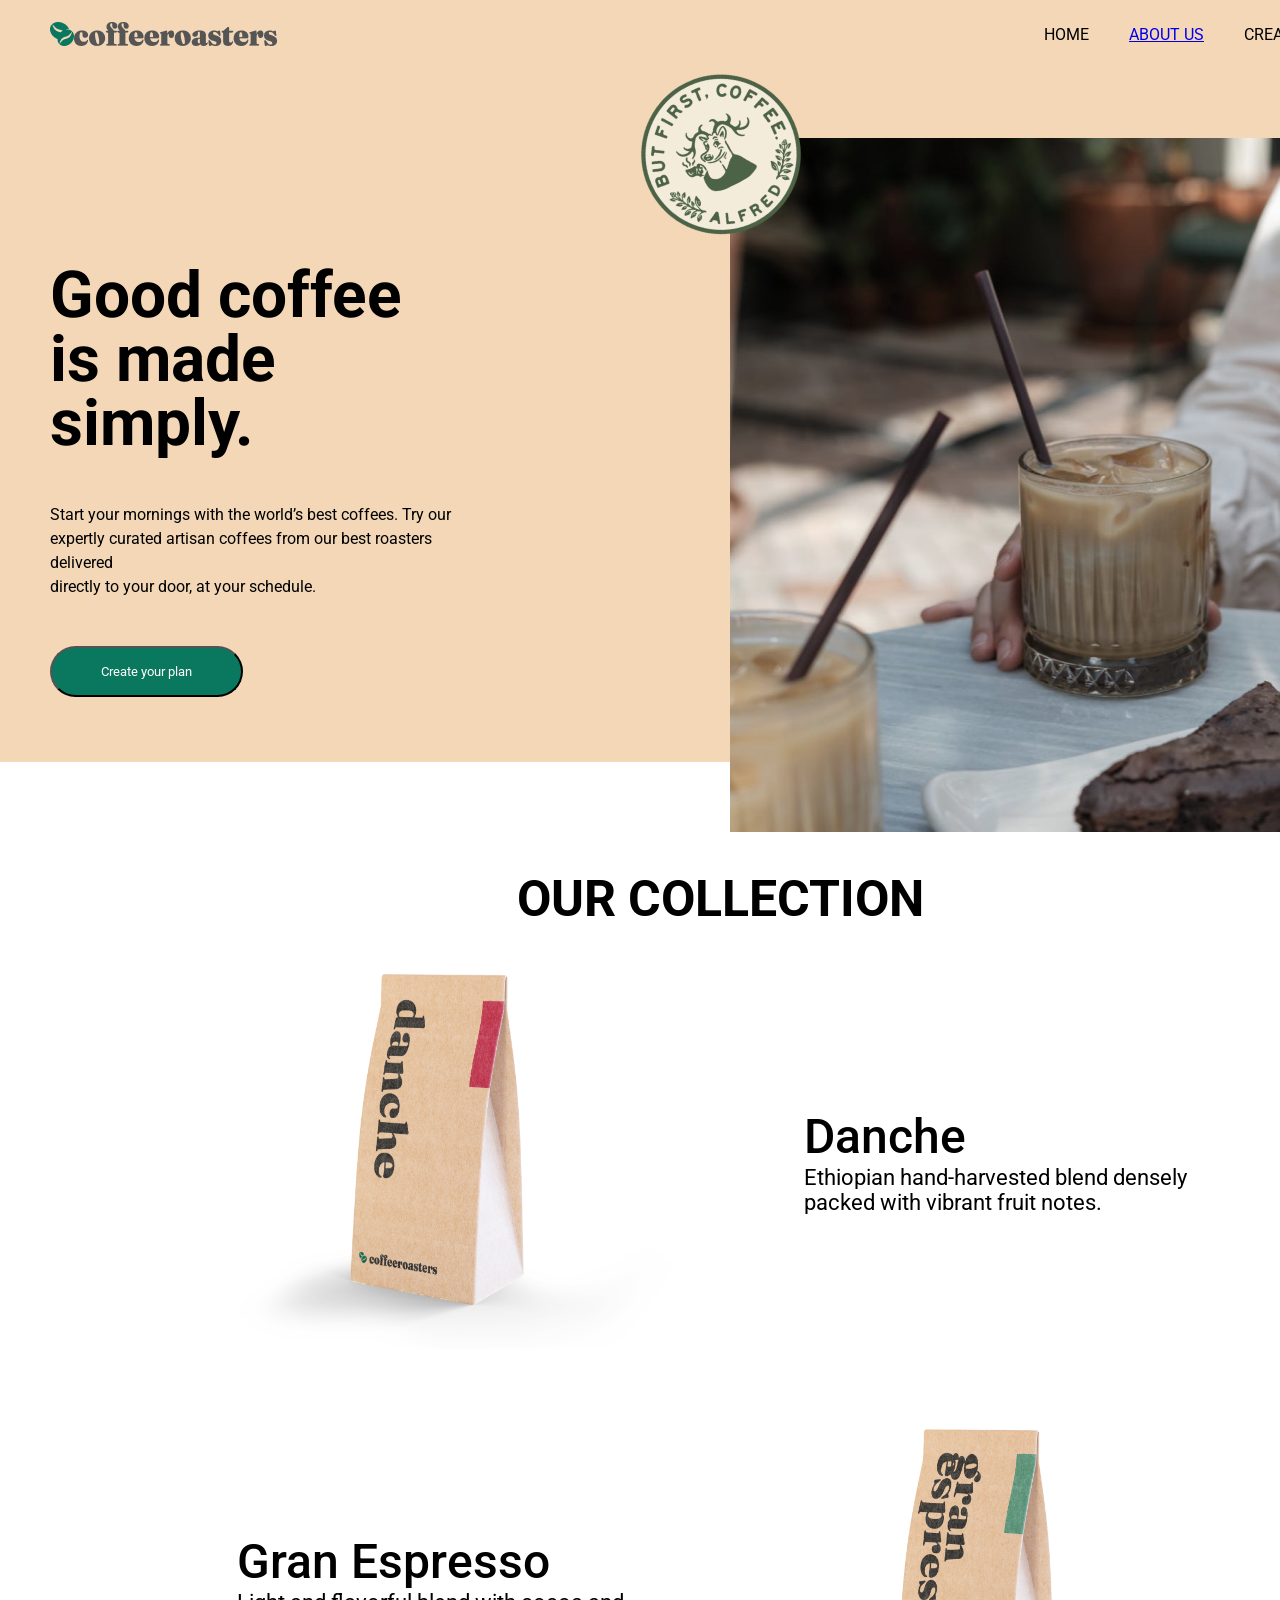
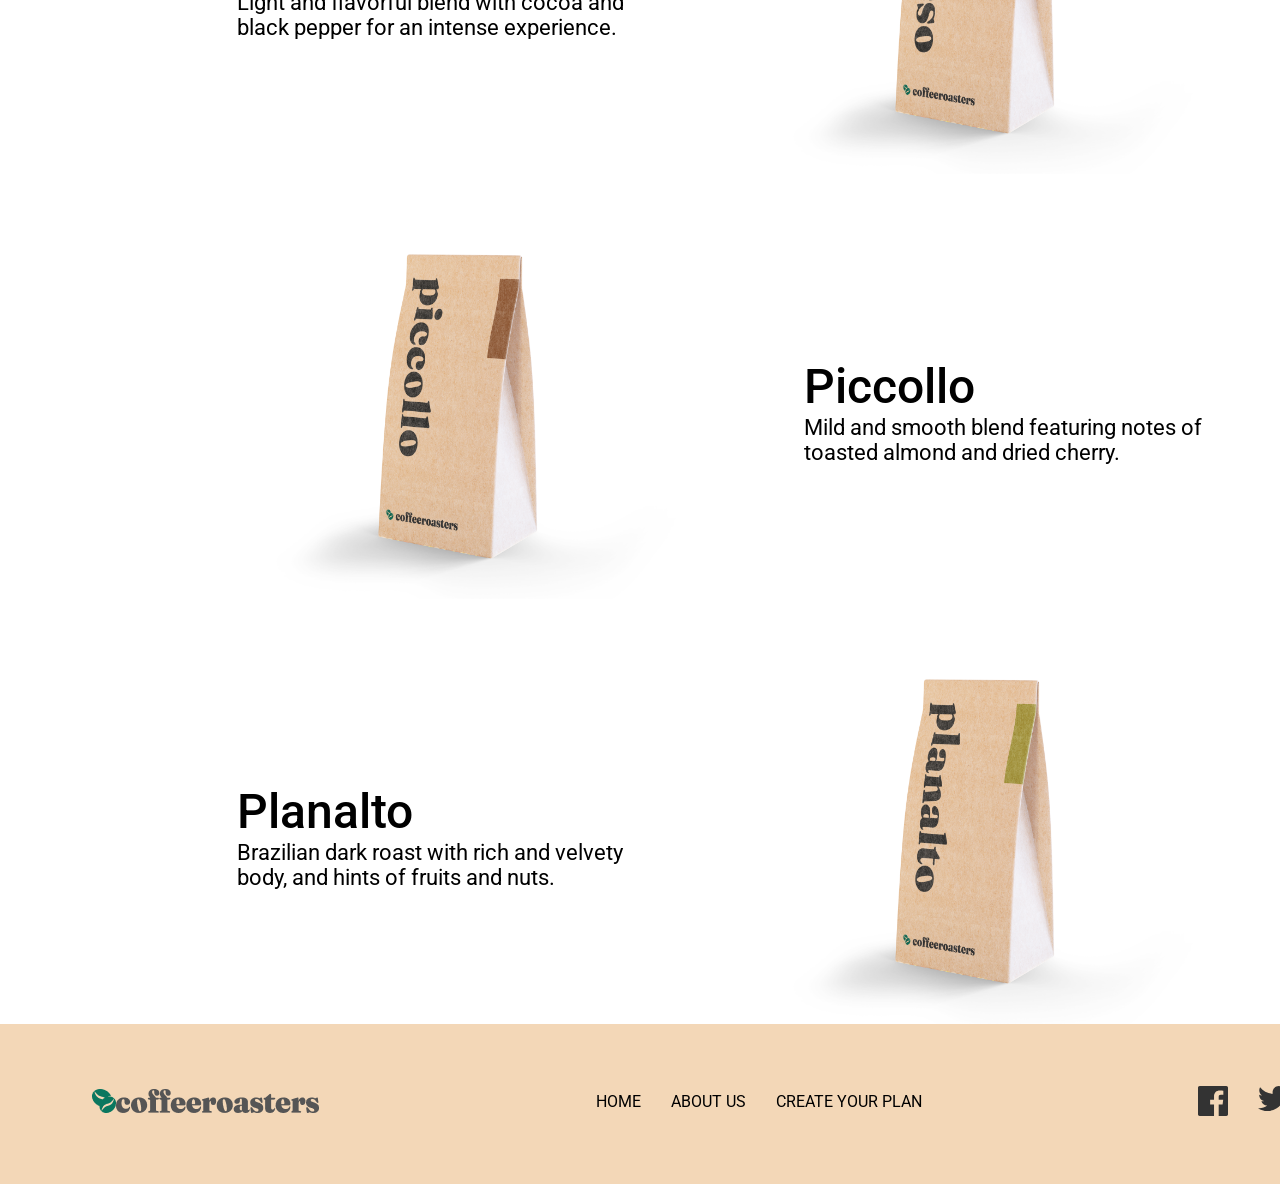
<file: index.html>
<!DOCTYPE html>
<html lang="en">
<head>
    <meta charset="UTF-8">
    <meta name="viewport" content="width=device-width, initial-scale=1.0">
    <title>Document</title>
    <link rel="stylesheet" href="style.css">
</head>
<body>
    
<header class="header container">
<nav class="nav">
<img src="img/Group 3614.png" alt="" class="logo">
 
<ul>
    <li>HOME</li>
    <li><a href="about.html">ABOUT US</a></li>
    <li>CREATE YOUR PLAN</li>
</ul>
</nav>

<div class="header-content">
    <div class="header-content_text">
      <h1 class="text-h1">Good coffee <br>
is made simply.</h1>
<p class="text-p">Start your mornings with the world’s best coffees. Try our <br> expertly curated artisan coffees from our best roasters delivered <br> directly to your door, at your schedule.</p>
<button class="btn">Create your plan</button>
    </div>
    <div class="header-content_img">
        <img src="img/image 40.png" alt="" class="img1">
        <img src="img/Rectangle 679.png" alt="" class="img2">
    </div>
</div>
</header>
<section class="section container">
    <h1 class="our">OUR COLLECTION</h1>

<div class="card">
    <img src="img/09c11c018a5050cb8f8ffb12d20cc2f424bf5155.png" alt="" width="450px" height="375px">
    <div class="card-text">
        <h2>Danche</h2>
         <p>Ethiopian hand-harvested blend densely packed with vibrant fruit notes.</p>
    </div>
</div>

<div class="card">
    <div class="card-text">
        <h2>Gran Espresso</h2>
         <p>Light and flavorful blend with cocoa and black pepper for an intense experience.</p>
    </div>
     <img src="img/367a815cc8368061f71a199333ab2584c43c7e59.png" alt="" width="450px" height="375px">
</div>

<div class="card">
    <img src="img/3f4ee4f2834e1b5fe0c78076d8d1c793c67cfe84.png" alt="" width="450px" height="375px">
    <div class="card-text">
        <h2>Piccollo</h2>
         <p>Mild and smooth blend featuring notes of toasted almond and dried cherry.</p>
    </div>
</div>

<div class="card">
    <div class="card-text">
        <h2>Planalto</h2>
         <p>Brazilian dark roast with rich and velvety body, and hints of fruits and nuts.</p>
    </div>
     <img src="img/222b54f910e5cf57c8482c160e75baee9d9f0afb.png" alt="" width="450px" height="375px">
</div>
</section>
<footer class="footer container">
<nav class="nav2">
    <img src="img/Group 3614.png" alt="" class="logo">
    <ul>
        <li>HOME</li>
        <li>ABOUT US</li>
        <li>CREATE YOUR PLAN</li>
    </ul>
   
    
      <ul>
       <img src="img/Path.svg" alt="" width="30px" height="30px">
       <img src="img/Path (1).svg" alt="" width="30px" height="25px">
       <img src="img/Shape.svg" alt="" width="30px" height="30px">
    </ul>
</nav>

</footer>
</body>
</html>
</file>
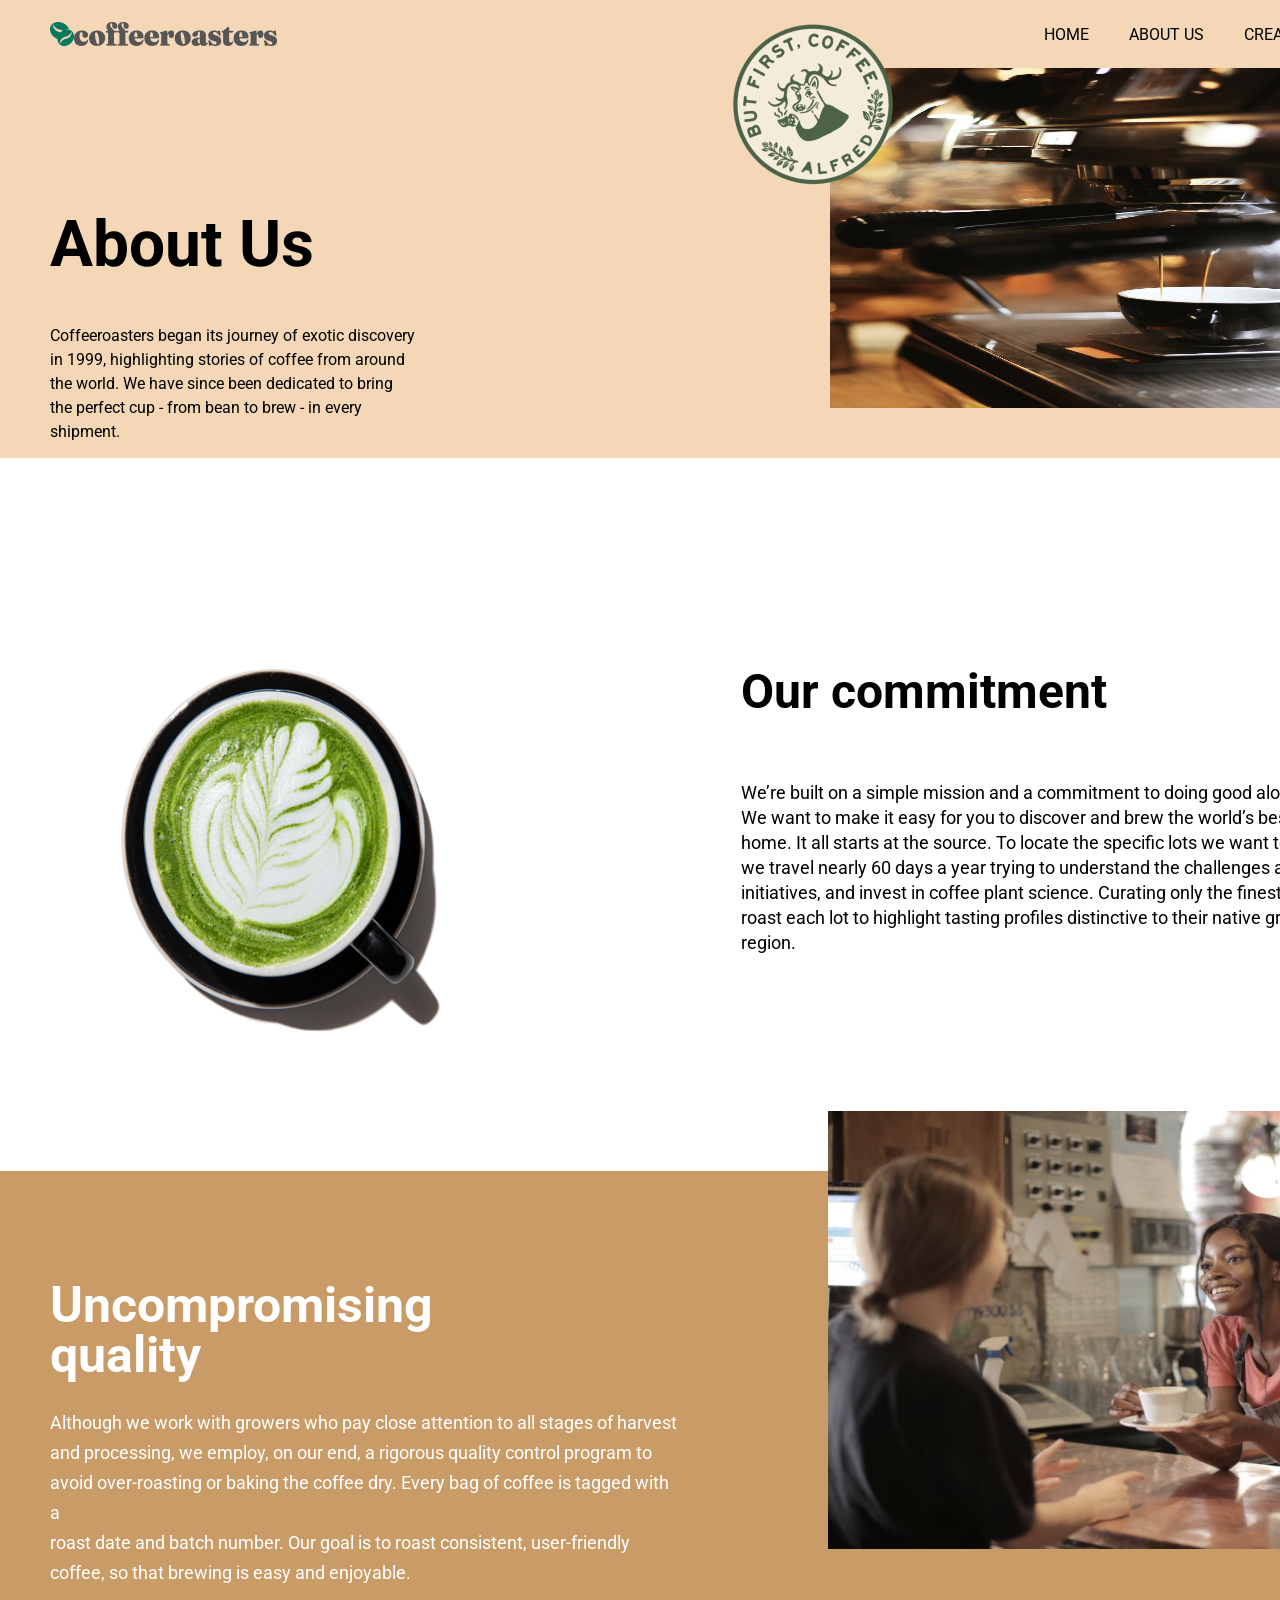
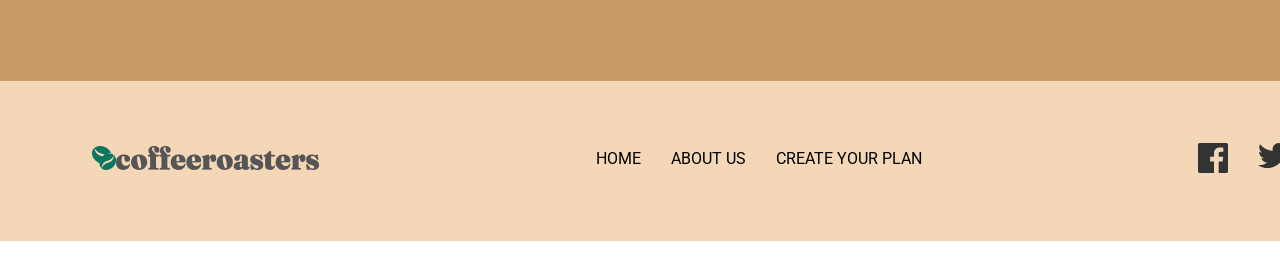
<file: about.html>
<!DOCTYPE html>
<html lang="en">
<head>
    <meta charset="UTF-8">
    <meta name="viewport" content="width=device-width, initial-scale=1.0">
    <title>Document</title>
    <link rel="stylesheet" href="style.css">
</head>
<body>
    <header class="header container">
<nav class="nav">
<img src="img/Group 3614.png" alt="" class="logo">
 
<ul>
    <li>HOME</li>
    <li>ABOUT US</li>
    <li>CREATE YOUR PLAN</li>
</ul>
</nav>
<div class="header-content">
    <div class="header-content_text">
      <h1 class="text-h1">About Us</h1>
<p class="text-p">Coffeeroasters began its journey of exotic discovery <br> in 1999, highlighting stories of coffee from around <br> the world. We have since been dedicated to bring <br> the perfect cup - from bean to brew - in every <br> shipment.</p>

    </div>
    <div class="header-content_img">
        <img src="img/image 40.png" alt="" class="img3" >
        <img src="img/c4467f04c3eb2f3acbf93a1f2ffb5b236459276b.png" alt="" style="width: 660px; height: 390px; padding-left: 100px;padding-bottom: 50px;">
    </div>
</div>
</header>
<section class="section container">
<div class="card">
<div class="kartochki">
    
<img src="img/c41f960df3c0126ade4df205a366472eb92464bf (1).png" alt="" style="width: 371px; height: 364px; padding-left: 50px;">
<div>
<h1 class="ou">Our commitment</h1>
<p class="we">We’re built on a simple mission and a commitment to doing good along the way. <br> We want to make it easy for you to discover and brew the world’s best coffee at <br> home. It all starts at the source. To locate the specific lots we want to purchase, <br> we travel nearly 60 days a year trying to understand the challenges and <br>  initiatives, and invest in coffee plant science. Curating only the finest blends, we <br> roast each lot to highlight tasting profiles distinctive to their native growing <br> region.</p>
</div>
</div>
</section>
<section class="section22 container">
<div class="ikki">
    <div>
<h1 class="un">Uncompromising <br> quality</h1>
<p class="al">Although we work with growers who pay close attention to all stages of harvest <br> and processing, we employ, on our end, a rigorous quality control program to <br> avoid over-roasting or baking the coffee dry. Every bag of coffee is tagged with a <br> roast date and batch number. Our goal is to roast consistent, user-friendly <br> coffee, so that brewing is easy and enjoyable.</p>
</div>
<img src="img/8eae15023735fce6da0acebaab18a9b8924857ca.png" alt="" width="566px" height="552px" style="padding-bottom: 114px;" class="imgend">
</div>
</div>
</section>
<footer class="footer container">
<nav class="nav2">
    <img src="img/Group 3614.png" alt="" class="logo">
    <ul>
        <li>HOME</li>
        <li>ABOUT US</li>
        <li>CREATE YOUR PLAN</li>
    </ul>
   
    
      <ul>
       <img src="img/Path.svg" alt="" width="30px" height="30px">
       <img src="img/Path (1).svg" alt="" width="30px" height="25px">
       <img src="img/Shape.svg" alt="" width="30px" height="30px">
    </ul>
</nav>

</footer>
</body>
</html>
</file>
<file: style.css>
@import url('https://fonts.googleapis.com/css2?family=Roboto:ital,wght@0,100..900;1,100..900&display=swap');

*{
padding: 0;
margin: 0;
box-sizing: border-box;
list-style: none;
  font-family: "Roboto", sans-serif;

}
.container{
    margin: 0 auto;
    padding-left:  50px;
   padding-top: 0;
   padding-right: 50px;
}
.header{
    width: 1440px;
    background-color: #f3d7b7;
}
.nav{
    width: 100%;
    padding: 22px 0;
    display: flex;
    justify-content: space-between;
    align-items: center;
}
.nav ul{
    display: flex;
    gap: 40px;
}
.text-h1{
    font-weight: 700;
    font-size: 64px;
    line-height: 100%;
    color: #000000 ;
    padding-top: 130px;
}
.text-p{
    font-weight: 400;
    font-size: 16px;
    line-height: 24px;
    color: #000000;
    padding-top: 47px;
}
.btn{
    width: 193px;
    height: 51px;
    background-color: #0A775F;
    color: #FFFFFF;
    padding: 0 auto;
    border-radius: 100px;
    margin-top: 47px;
}
.img1{
    
   transform: translate(148px, -20px); 
   z-index: 1;
    transition: transform 1s; 
}
 .img1:hover{
    transform: translate(148px, -20px) rotate(360deg);
}
.img3{
     transform: translate(190px, -70px); 
   z-index: 1;
    transition: transform 1s;  
 
   
}
.img3:hover{
    transform: translate(190px, -70px) rotate(360deg);
   
}
.img2{
    width: 710px;
    height: 694px;
    display: flex;
    justify-content: flex-end;
     transform:translate(50px, 70px)
}
.header-content{
    width: 100%;
    display: flex;
    justify-content: space-between;
    align-items: center;
}
.header-content_img{
    display: flex;
    justify-content: center;
    align-items: start;
}

.section{
    width: 1440px;
    background-color: #FFFFFF;
}
.our{
    font-weight: 700;
    font-size: 50px;
    line-height: 100%;
    text-align: center;
    margin-top: 112px;
}
.card{
    width: 100%;
    display: flex;
    justify-content: center;
    align-items: center;
    gap: 117px;
    margin-top: 50px;
}
.card-text{
    width: 400px;

}
.card-text h2{
    font-size: 48px;
    font-weight: 500;

}
.card-text p{
    font-size: 22px;
    font-weight: 400;
    color: #000000;
}
.card img:hover{
    transform: scale(1.2);
    transition: all 1s;
}
.footer{
    width: 1440px;
    height: 160px;
    background-color: #F3D7B7;
    margin-bottom: 20px;
}
.nav2{
       width: 100%;
    padding: 62px 42px;
    display: flex;
    justify-content: space-between;
    align-items: center;
}
.nav2 ul{
    display: flex;
    gap: 30px;
}
.kartochki{
    display: flex;
    gap: 300px;
    padding-top: 160px;
}
.ou{
font-weight: 700;
font-size: 48px;
line-height: 100%;
}
.we{
    font-weight: 400;
    font-size: 18px;
    line-height: 25px;
    padding-top: 64px;
    padding-bottom: 216px;
}
.un{
    padding-top: 109px;
   color: #FFFFFF;
    font-size: 50px;
    line-height: 100%;
}
.al{
    font-size: 18px;
    line-height: 30px;
    font-weight: 400;
    color: #FFFFFF;
    padding-top: 28px;
}
.section22{
    width: 1440px;
    height: 510px;
    background-color: #C99B67;
   
}
.ikki{
    display: flex;
    gap: 150px;
}
.imgend{
transform: translateY(-60px);
}
</file>
